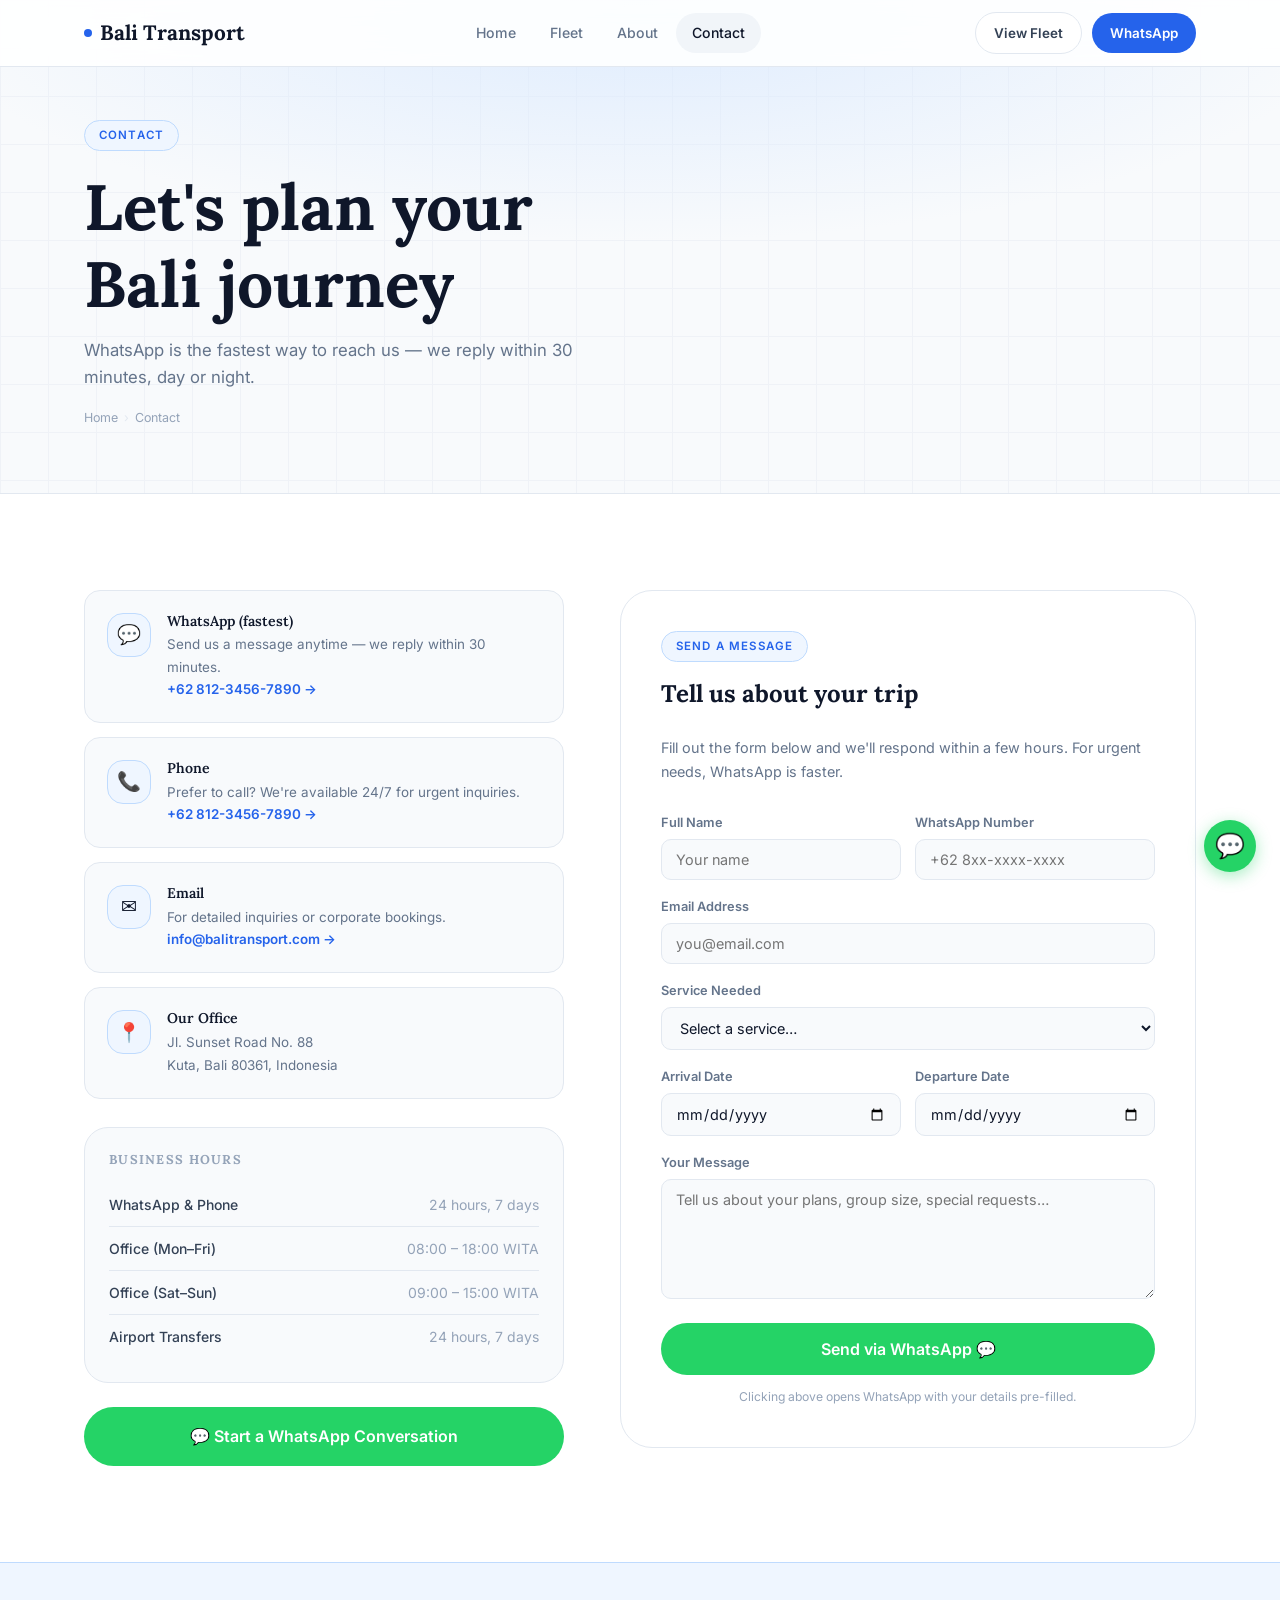
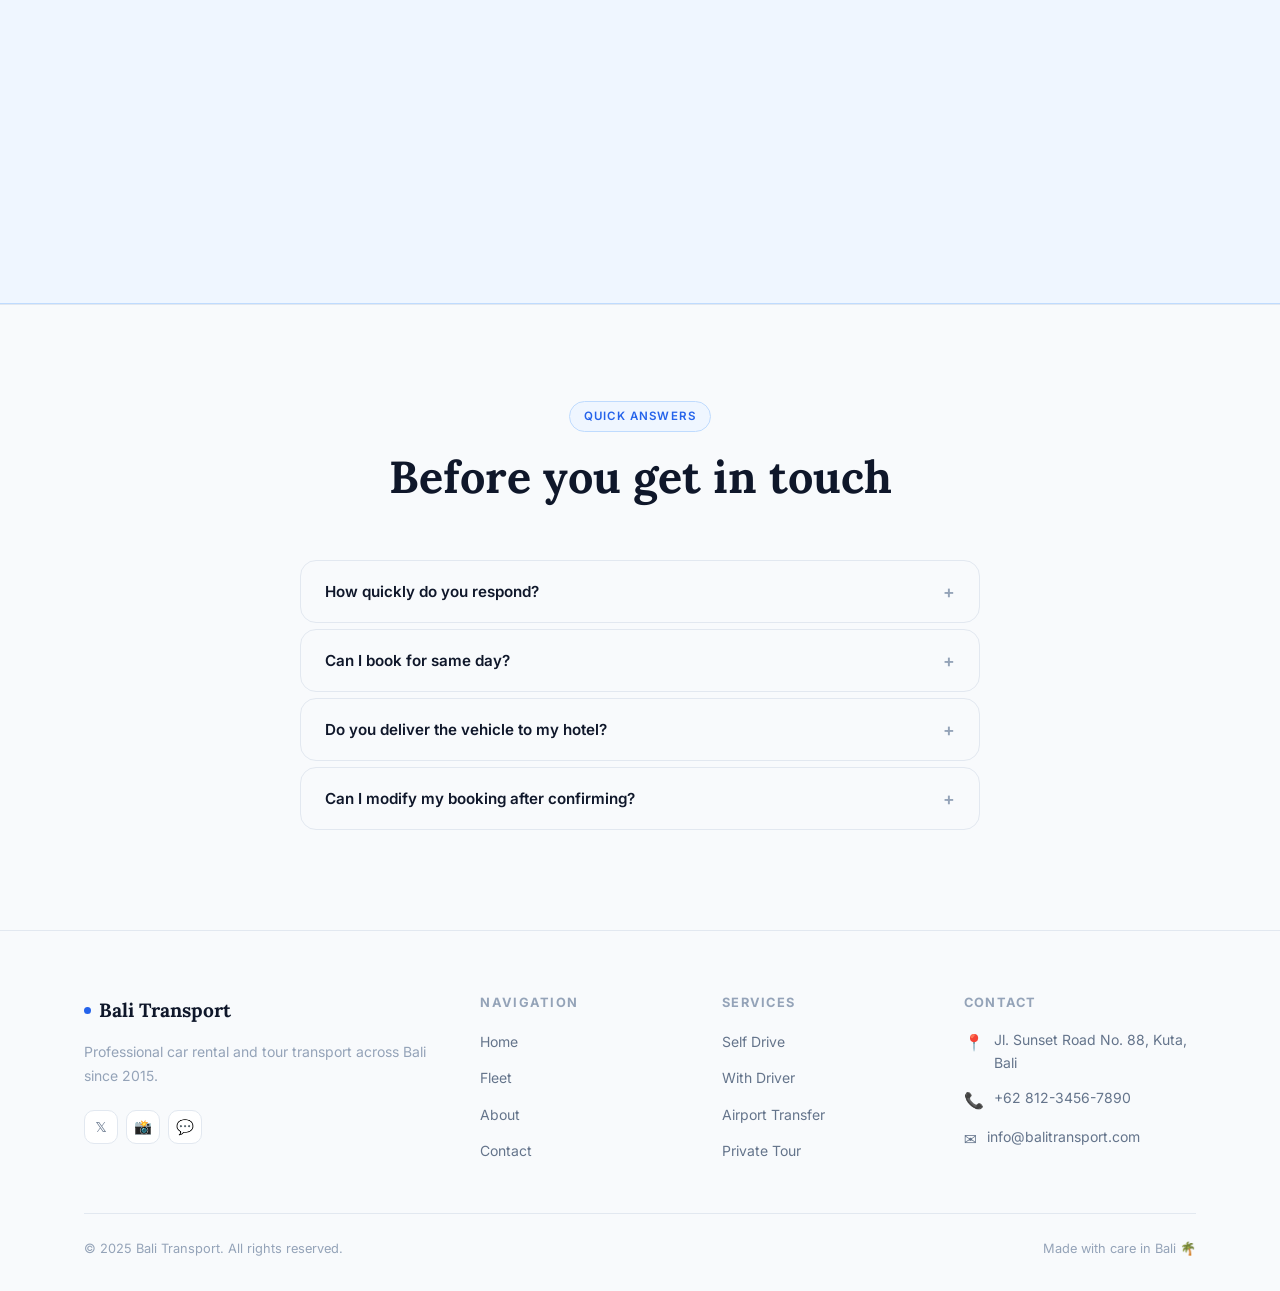
<file: contact.html>
<!DOCTYPE html>
<html lang="en">
<head>
  <meta charset="UTF-8">
  <meta name="viewport" content="width=device-width, initial-scale=1.0">
  <title>Contact — Bali Car Rental & Tour Transport</title>
  <meta name="description" content="Get in touch with Bali Transport. WhatsApp, email, or contact form — we reply within 30 minutes.">
  <link rel="preconnect" href="https://fonts.googleapis.com">
  <link href="https://fonts.googleapis.com/css2?family=Lora:ital,wght@0,600;0,700;1,600;1,700&family=Inter:wght@400;500;600;700&display=swap" rel="stylesheet">
  <link rel="stylesheet" href="assets/css/style.css">
  <style>
    .contact-form-wrap .fg input,
    .contact-form-wrap .fg select,
    .contact-form-wrap .fg textarea { background: var(--surface-2); }
    .hours-row { display:flex; justify-content:space-between; padding:10px 0; border-bottom:1px solid var(--border); font-size:.875rem; }
    .hours-row:last-child { border:none; }
    .hours-row span:first-child { color:var(--ink-2); font-weight:500; }
    .hours-row span:last-child  { color:var(--ink-4); }
  </style>
</head>
<body>

<nav class="navbar">
  <div class="wrap nav-inner">
    <a href="index.html" class="nav-logo"><span class="nav-logo-dot"></span>Bali Transport</a>
    <div class="nav-links">
      <a href="index.html">Home</a><a href="fleet.html">Fleet</a>
      <a href="about.html">About</a><a href="contact.html" class="active">Contact</a>
    </div>
    <div class="nav-actions">
      <a href="fleet.html" class="btn btn-outline btn-sm">View Fleet</a>
      <a href="https://wa.me/628115490273" target="_blank" class="btn btn-primary btn-sm">WhatsApp</a>
    </div>
    <button class="ham" aria-label="Menu"><span></span><span></span><span></span></button>
  </div>
  <div class="nav-mobile">
    <a href="index.html">Home</a><a href="fleet.html">Fleet</a>
    <a href="about.html">About</a><a href="contact.html">Contact</a>
    <a href="fleet.html" class="btn btn-primary btn-sm mt-8">View Fleet</a>
  </div>
</nav>

<div class="page-hero">
  <div class="wrap">
    <span class="tag">Contact</span>
    <h1>Let's plan your<br>Bali journey</h1>
    <p>WhatsApp is the fastest way to reach us — we reply within 30 minutes, day or night.</p>
    <div class="breadcrumb"><a href="index.html">Home</a><sep>›</sep><span>Contact</span></div>
  </div>
</div>

<!-- CONTACT SPLIT -->
<section class="section">
  <div class="wrap">
    <div class="contact-split">
      <!-- LEFT: info -->
      <div>
        <div class="info-card">
          <div class="info-icon">💬</div>
          <div>
            <h4>WhatsApp (fastest)</h4>
            <p>Send us a message anytime — we reply within 30 minutes.<br>
            <a href="https://wa.me/628115490273" target="_blank" style="color:var(--primary);font-weight:600;">+62 812-3456-7890 →</a></p>
          </div>
        </div>
        <div class="info-card">
          <div class="info-icon">📞</div>
          <div>
            <h4>Phone</h4>
            <p>Prefer to call? We're available 24/7 for urgent inquiries.<br>
            <a href="tel:+6281234567890" style="color:var(--primary);font-weight:600;">+62 812-3456-7890 →</a></p>
          </div>
        </div>
        <div class="info-card">
          <div class="info-icon">✉️</div>
          <div>
            <h4>Email</h4>
            <p>For detailed inquiries or corporate bookings.<br>
            <a href="mailto:info@balitransport.com" style="color:var(--primary);font-weight:600;">info@balitransport.com →</a></p>
          </div>
        </div>
        <div class="info-card">
          <div class="info-icon">📍</div>
          <div>
            <h4>Our Office</h4>
            <p>Jl. Sunset Road No. 88<br>Kuta, Bali 80361, Indonesia</p>
          </div>
        </div>

        <!-- Business Hours -->
        <div style="margin-top:28px; background:var(--surface-2); border:1px solid var(--border); border-radius:var(--r-lg); padding:24px;">
          <h4 style="font-size:.8rem; font-weight:700; letter-spacing:.1em; text-transform:uppercase; color:var(--ink-4); margin-bottom:16px;">Business Hours</h4>
          <div class="hours-row"><span>WhatsApp &amp; Phone</span><span>24 hours, 7 days</span></div>
          <div class="hours-row"><span>Office (Mon–Fri)</span><span>08:00 – 18:00 WITA</span></div>
          <div class="hours-row"><span>Office (Sat–Sun)</span><span>09:00 – 15:00 WITA</span></div>
          <div class="hours-row"><span>Airport Transfers</span><span>24 hours, 7 days</span></div>
        </div>

        <!-- WhatsApp CTA -->
        <a href="https://wa.me/628115490273?text=Hello%2C%20I%27d%20like%20to%20inquire%20about%20car%20rental%20in%20Bali." target="_blank" class="btn btn-wa btn-lg mt-24" style="width:100%;justify-content:center;">
          💬 Start a WhatsApp Conversation
        </a>
      </div>

      <!-- RIGHT: form -->
      <div class="contact-form-wrap">
        <span class="tag">Send a message</span>
        <h2>Tell us about your trip</h2>
        <p style="margin-bottom:28px; font-size:.9rem;">Fill out the form below and we'll respond within a few hours. For urgent needs, WhatsApp is faster.</p>
        <form id="contact-form" novalidate>
          <div class="form-row">
            <div class="fg"><label for="c-name">Full Name</label><input type="text" id="c-name" placeholder="Your name" required></div>
            <div class="fg"><label for="c-phone">WhatsApp Number</label><input type="tel" id="c-phone" placeholder="+62 8xx-xxxx-xxxx" required></div>
          </div>
          <div class="fg"><label for="c-email">Email Address</label><input type="email" id="c-email" placeholder="you@email.com"></div>
          <div class="fg">
            <label for="c-service">Service Needed</label>
            <select id="c-service">
              <option value="">Select a service…</option>
              <option>Self Drive Rental</option>
              <option>Car With Driver</option>
              <option>Airport Transfer</option>
              <option>Private Tour</option>
              <option>Multi-day Rental</option>
              <option>Corporate Transport</option>
            </select>
          </div>
          <div class="form-row">
            <div class="fg"><label for="c-arrive">Arrival Date</label><input type="date" id="c-arrive"></div>
            <div class="fg"><label for="c-depart">Departure Date</label><input type="date" id="c-depart"></div>
          </div>
          <div class="fg"><label for="c-msg">Your Message</label><textarea id="c-msg" placeholder="Tell us about your plans, group size, special requests…" style="min-height:120px;"></textarea></div>
          <button type="button" class="btn btn-wa btn-lg" style="width:100%;justify-content:center;" onclick="sendContactWA()">
            Send via WhatsApp 💬
          </button>
          <p style="font-size:.76rem;color:var(--ink-4);text-align:center;margin-top:12px;">Clicking above opens WhatsApp with your details pre-filled.</p>
        </form>
      </div>
    </div>
  </div>
</section>

<!-- MAP PLACEHOLDER -->
<div style="background:var(--blue-50); border-top:1px solid var(--blue-200); border-bottom:1px solid var(--blue-200); padding:0;">
  <iframe
    src="https://www.google.com/maps/embed?pb=!1m18!1m12!1m3!1d3944.3!2d115.168!3d-8.721!2m3!1f0!2f0!3f0!3m2!1i1024!2i768!4f13.1!3m3!1m2!1s0x0%3A0x0!2zOMKwNDMnMTUuNiJTIDExNcKwMTAnMDQuOCJF!5e0!3m2!1sen!2sid!4v1234567890"
    width="100%" height="340" style="display:block; border:none; filter:grayscale(.2);"
    loading="lazy" allowfullscreen referrerpolicy="no-referrer-when-downgrade"
    title="Bali Transport office location">
  </iframe>
</div>

<!-- FAQ -->
<section class="section" style="background:var(--surface-2); border-top:1px solid var(--border);">
  <div class="wrap">
    <div class="sh center">
      <span class="tag">Quick answers</span>
      <h2>Before you get in touch</h2>
    </div>
    <div class="faq-list">
      <div class="faq-wrap">
        <button class="faq-q">How quickly do you respond? <span class="ico">+</span></button>
        <div class="faq-a">Via WhatsApp: within 30 minutes, 24/7. Via email: within 4 business hours. We strongly recommend WhatsApp for fast replies.</div>
      </div>
      <div class="faq-wrap">
        <button class="faq-q">Can I book for same day? <span class="ico">+</span></button>
        <div class="faq-a">Yes, depending on vehicle availability. Contact us via WhatsApp for the fastest confirmation on short-notice bookings.</div>
      </div>
      <div class="faq-wrap">
        <button class="faq-q">Do you deliver the vehicle to my hotel? <span class="ico">+</span></button>
        <div class="faq-a">Yes — we can deliver and collect the vehicle from your hotel or villa anywhere in Bali. Just mention the address in your inquiry.</div>
      </div>
      <div class="faq-wrap">
        <button class="faq-q">Can I modify my booking after confirming? <span class="ico">+</span></button>
        <div class="faq-a">Yes, modifications are possible subject to availability. Contact us at least 12 hours before your pickup time via WhatsApp.</div>
      </div>
    </div>
  </div>
</section>

<footer class="footer">
  <div class="wrap">
    <div class="footer-inner">
      <div class="footer-brand">
        <div class="footer-logo"><span class="footer-logo-dot"></span>Bali Transport</div>
        <p>Professional car rental and tour transport across Bali since 2015.</p>
        <div class="footer-social"><a href="#" class="soc-btn">𝕏</a><a href="#" class="soc-btn">📸</a><a href="https://wa.me/628115490273" class="soc-btn" target="_blank">💬</a></div>
      </div>
      <div class="footer-col"><h5>Navigation</h5><ul><li><a href="index.html">Home</a></li><li><a href="fleet.html">Fleet</a></li><li><a href="about.html">About</a></li><li><a href="contact.html">Contact</a></li></ul></div>
      <div class="footer-col"><h5>Services</h5><ul><li><a href="fleet.html">Self Drive</a></li><li><a href="fleet.html">With Driver</a></li><li><a href="contact.html">Airport Transfer</a></li><li><a href="contact.html">Private Tour</a></li></ul></div>
      <div class="footer-col"><h5>Contact</h5>
        <div class="fc-item"><span class="icon">📍</span><span>Jl. Sunset Road No. 88, Kuta, Bali</span></div>
        <div class="fc-item"><span class="icon">📞</span><a href="tel:+6281234567890">+62 812-3456-7890</a></div>
        <div class="fc-item"><span class="icon">✉️</span><a href="mailto:info@balitransport.com">info@balitransport.com</a></div>
      </div>
    </div>
    <div class="footer-bottom"><span>© 2025 Bali Transport. All rights reserved.</span><span>Made with care in Bali 🌴</span></div>
  </div>
</footer>

<a href="https://wa.me/628115490273" target="_blank" class="wa-float">💬</a>

<script src="assets/js/main.js"></script>
<script>
function sendContactWA() {
  const name    = document.getElementById('c-name')?.value || '';
  const phone   = document.getElementById('c-phone')?.value || '';
  const service = document.getElementById('c-service')?.value || 'Not specified';
  const arrive  = document.getElementById('c-arrive')?.value || '';
  const depart  = document.getElementById('c-depart')?.value || '';
  const msg     = document.getElementById('c-msg')?.value || '';
  const text = `Hello, I have an inquiry \n\n*Name:* ${name}\n*Phone:* ${phone}\n*Service:* ${service}\n*Arrival:* ${arrive || '—'}\n*Departure:* ${depart || '—'}\n*Message:* ${msg || '—'}\n\nThank you!`;
  window.open('https://wa.me/628115490273?text=' + encodeURIComponent(text), '_blank');
}
</script>
</body>
</html>
</file>
<file: assets/css/style.css>
/* ============================================
   BALI TRANSPORT — STYLE SYSTEM
   Inspired by Marwa Travel editorial aesthetic
   Light mode · Blue accent
   ============================================ */

/* ===== RESET ===== */
*, *::before, *::after { box-sizing: border-box; margin: 0; padding: 0; }

/* ===== TOKENS ===== */
:root {
  /* Blue accent palette */
  --blue-50:  #eff6ff;
  --blue-100: #dbeafe;
  --blue-200: #bfdbfe;
  --blue-500: #3b82f6;
  --blue-600: #2563eb;
  --blue-700: #1d4ed8;
  --blue-900: #1e3a8a;

  --primary:   #2563eb;
  --primary-dk:#1d4ed8;
  --primary-lt:#eff6ff;

  /* Neutrals */
  --ink:       #0f172a;
  --ink-2:     #334155;
  --ink-3:     #64748b;
  --ink-4:     #94a3b8;
  --border:    #e2e8f0;
  --surface:   #ffffff;
  --surface-2: #f8fafc;
  --surface-3: #f1f5f9;

  /* Typography */
  --font-serif: 'Lora', Georgia, serif;
  --font-sans:  'Inter', system-ui, sans-serif;

  /* Spacing / radius */
  --r-sm: 10px;
  --r-md: 16px;
  --r-lg: 24px;
  --r-xl: 32px;
  --r-pill: 999px;

  /* Shadows */
  --sh-xs: 0 1px 3px rgba(0,0,0,.06), 0 1px 2px rgba(0,0,0,.04);
  --sh-sm: 0 2px 8px rgba(0,0,0,.07);
  --sh-md: 0 6px 24px rgba(0,0,0,.08);
  --sh-lg: 0 16px 48px rgba(0,0,0,.10);

  --ease: cubic-bezier(.4,0,.2,1);
  --dur: 220ms;

  --mw: 1160px;
}

/* ===== BASE ===== */
html { scroll-behavior: smooth; font-size: 16px; }
body {
  font-family: var(--font-sans);
  background: var(--surface);
  color: var(--ink);
  line-height: 1.65;
  -webkit-font-smoothing: antialiased;
}
img { display: block; max-width: 100%; }
a { color: inherit; text-decoration: none; }
button { font-family: inherit; cursor: pointer; border: none; background: none; }
ul { list-style: none; }
input, select, textarea { font-family: inherit; }

/* ===== TYPOGRAPHY ===== */
h1,h2,h3,h4,h5 { font-family: var(--font-serif); line-height: 1.2; color: var(--ink); }
h1 { font-size: clamp(2.4rem, 5.5vw, 4rem); font-weight: 700; }
h2 { font-size: clamp(1.8rem, 4vw, 2.8rem); font-weight: 700; }
h3 { font-size: clamp(1.15rem, 2.5vw, 1.5rem); font-weight: 600; }
h4 { font-size: 1rem; font-weight: 600; }
p  { color: var(--ink-3); }

/* ===== LAYOUT ===== */
.wrap      { max-width: var(--mw); margin: 0 auto; padding: 0 24px; }
.section   { padding: 96px 0; }
.section-md{ padding: 72px 0; }
.section-sm{ padding: 48px 0; }

/* ===== TAG / LABEL ===== */
.tag {
  display: inline-flex; align-items: center; gap: 6px;
  font-family: var(--font-sans);
  font-size: .72rem; font-weight: 600;
  letter-spacing: .1em; text-transform: uppercase;
  color: var(--primary);
  background: var(--blue-50);
  border: 1px solid var(--blue-200);
  border-radius: var(--r-pill);
  padding: 5px 14px;
  margin-bottom: 18px;
}

/* ===== SECTION HEADER ===== */
.sh { max-width: 640px; margin-bottom: 56px; }
.sh.center { text-align: center; margin-left: auto; margin-right: auto; }
.sh h2 { margin-bottom: 14px; }
.sh p  { font-size: 1.05rem; }

/* ===== BUTTONS ===== */
.btn {
  display: inline-flex; align-items: center; gap: 8px;
  padding: 13px 26px;
  border-radius: var(--r-pill);
  font-size: .9rem; font-weight: 600;
  transition: all var(--dur) var(--ease);
  white-space: nowrap; cursor: pointer;
}
.btn-primary   { background: var(--primary); color: #fff; }
.btn-primary:hover { background: var(--primary-dk); transform: translateY(-1px); box-shadow: 0 4px 16px rgba(37,99,235,.35); }
.btn-outline   { border: 1.5px solid var(--border); color: var(--ink-2); background: #fff; }
.btn-outline:hover { border-color: var(--primary); color: var(--primary); }
.btn-ghost     { color: var(--primary); background: var(--blue-50); }
.btn-ghost:hover { background: var(--blue-100); }
.btn-sm        { padding: 9px 18px; font-size: .84rem; }
.btn-lg        { padding: 16px 34px; font-size: 1rem; }
.btn-wa        { background: #25D366; color: #fff; }
.btn-wa:hover  { background: #128C7E; transform: translateY(-1px); }

/* ===== NAVBAR ===== */
.navbar {
  position: fixed; top: 0; left: 0; right: 0; z-index: 900;
  background: rgba(255,255,255,.9);
  backdrop-filter: blur(16px) saturate(180%);
  border-bottom: 1px solid var(--border);
  transition: box-shadow var(--dur);
}
.navbar.scrolled { box-shadow: var(--sh-sm); }
.nav-inner {
  display: flex; align-items: center; justify-content: space-between;
  height: 66px;
}
.nav-logo {
  font-family: var(--font-serif);
  font-size: 1.3rem; font-weight: 700;
  color: var(--ink);
  display: flex; align-items: center; gap: 8px;
}
.nav-logo-dot { width: 8px; height: 8px; border-radius: 50%; background: var(--primary); }
.nav-links { display: flex; align-items: center; gap: 2px; }
.nav-links a {
  padding: 8px 16px; border-radius: var(--r-pill);
  font-size: .88rem; font-weight: 500; color: var(--ink-3);
  transition: all var(--dur);
}
.nav-links a:hover, .nav-links a.active { color: var(--ink); background: var(--surface-3); }
.nav-actions { display: flex; align-items: center; gap: 10px; }
/* mobile hamburger */
.ham { display: none; flex-direction: column; gap: 5px; padding: 8px; border-radius: var(--r-sm); }
.ham span { display: block; width: 20px; height: 1.5px; background: var(--ink); border-radius: 2px; transition: var(--dur); }
.nav-mobile {
  display: none; flex-direction: column;
  background: var(--surface);
  border-top: 1px solid var(--border);
  padding: 12px 16px 20px;
}
.nav-mobile.open { display: flex; }
.nav-mobile a { padding: 12px 12px; font-weight: 500; color: var(--ink-2); border-radius: var(--r-sm); }
.nav-mobile a:hover { background: var(--surface-3); }

@media(max-width:768px){
  .nav-links, .nav-actions { display: none; }
  .ham { display: flex; }
}

/* ===== HERO ===== */
.hero {
  min-height: 100svh;
  padding-top: 66px;
  display: flex; align-items: center;
  background: var(--surface-2);
  position: relative; overflow: hidden;
}
/* subtle grid bg */
.hero::before {
  content:'';
  position: absolute; inset: 0; z-index: 0;
  background-image:
    linear-gradient(var(--border) 1px, transparent 1px),
    linear-gradient(90deg, var(--border) 1px, transparent 1px);
  background-size: 48px 48px;
  opacity: .5;
}
.hero::after {
  content:'';
  position: absolute; inset: 0; z-index: 1;
  background: radial-gradient(ellipse 70% 60% at 50% 0%, rgba(219,234,254,.8) 0%, transparent 70%);
}
.hero-inner {
  position: relative; z-index: 2;
  width: 100%; padding: 80px 0 64px;
}
.hero-eyebrow {
  display: flex; align-items: center; gap: 8px;
  font-size: .8rem; font-weight: 600; letter-spacing: .1em; text-transform: uppercase;
  color: var(--primary); margin-bottom: 24px;
}
.hero-eyebrow::before { content:''; width: 32px; height: 1.5px; background: var(--primary); border-radius: 2px; }
.hero h1 { max-width: 720px; margin-bottom: 22px; }
.hero h1 em { font-style: italic; color: var(--primary); }
.hero-sub { font-size: 1.1rem; max-width: 520px; margin-bottom: 40px; color: var(--ink-3); }
.hero-btns { display: flex; flex-wrap: wrap; gap: 12px; margin-bottom: 64px; }
.hero-stats { display: flex; gap: 48px; flex-wrap: wrap; }
.stat-num  { font-family: var(--font-serif); font-size: 2rem; font-weight: 700; color: var(--ink); line-height: 1; }
.stat-lbl  { font-size: .8rem; color: var(--ink-4); margin-top: 4px; }
.hero-divider { width: 1px; background: var(--border); align-self: stretch; }

/* ===== MARQUEE BAND ===== */
.band {
  background: var(--ink);
  padding: 16px 0; overflow: hidden;
}
.band-track {
  display: flex; gap: 0;
  white-space: nowrap;
  animation: marquee 30s linear infinite;
}
.band-item {
  display: flex; align-items: center; gap: 12px;
  padding: 0 40px;
  font-size: .82rem; font-weight: 500; color: rgba(255,255,255,.6);
  letter-spacing: .05em; text-transform: uppercase; flex-shrink: 0;
}
.band-dot { width: 4px; height: 4px; background: var(--primary); border-radius: 50%; }
@keyframes marquee { 0%{transform:translateX(0)} 100%{transform:translateX(-50%)} }

/* ===== SERVICES ===== */
.services-grid {
  display: grid;
  grid-template-columns: repeat(3, 1fr);
  gap: 1px;
  background: var(--border);
  border: 1px solid var(--border);
  border-radius: var(--r-lg);
  overflow: hidden;
}
.svc-card {
  background: var(--surface);
  padding: 36px 32px;
  transition: background var(--dur);
}
.svc-card:hover { background: var(--blue-50); }
.svc-icon { font-size: 1.6rem; margin-bottom: 18px; }
.svc-card h3 { font-size: 1.05rem; margin-bottom: 10px; }
.svc-card p  { font-size: .875rem; color: var(--ink-3); line-height: 1.65; }

/* ===== FLEET CARDS ===== */
.fleet-grid {
  display: grid;
  grid-template-columns: repeat(auto-fill, minmax(320px, 1fr));
  gap: 24px;
}
.car-card {
  border: 1px solid var(--border);
  border-radius: var(--r-lg);
  overflow: hidden;
  background: var(--surface);
  transition: box-shadow var(--dur), transform var(--dur);
  display: flex; flex-direction: column;
}
.car-card:hover { box-shadow: var(--sh-md); transform: translateY(-3px); }
.car-img {
  position: relative;
  aspect-ratio: 16/10;
  overflow: hidden; background: var(--blue-50);
}
.car-img img { width:100%; height:100%; object-fit:cover; transition: transform .4s var(--ease); }
.car-card:hover .car-img img { transform: scale(1.04); }
.car-chip {
  position: absolute; top: 14px; left: 14px;
  font-size: .7rem; font-weight: 700; letter-spacing: .08em; text-transform: uppercase;
  color: var(--primary); background: rgba(255,255,255,.92);
  backdrop-filter: blur(4px);
  padding: 5px 12px; border-radius: var(--r-pill);
  border: 1px solid var(--blue-200);
}
.car-body { padding: 22px 22px 16px; flex: 1; display: flex; flex-direction: column; }
.car-name { font-size: 1.1rem; margin-bottom: 12px; }
.car-pills { display: flex; flex-wrap: wrap; gap: 6px; margin-bottom: 14px; }
.car-pill {
  font-size: .75rem; color: var(--ink-3);
  background: var(--surface-3); border-radius: var(--r-pill);
  padding: 4px 10px;
}
.car-desc { font-size: .84rem; color: var(--ink-4); line-height: 1.6; flex: 1; }
.car-footer {
  display: flex; align-items: center; justify-content: space-between;
  padding: 16px 22px;
  border-top: 1px solid var(--border);
}
.car-price-val { font-family: var(--font-serif); font-size: 1.3rem; font-weight: 700; color: var(--primary); }
.car-price-sub { font-size: .74rem; color: var(--ink-4); margin-top: 2px; }

/* ===== FILTERS ===== */
.filters { display: flex; flex-wrap: wrap; gap: 8px; margin-bottom: 36px; }
.f-btn {
  padding: 8px 20px; border-radius: var(--r-pill);
  font-size: .84rem; font-weight: 500;
  border: 1.5px solid var(--border);
  color: var(--ink-3); background: var(--surface);
  transition: all var(--dur);
}
.f-btn:hover,.f-btn.active { border-color: var(--primary); color: var(--primary); background: var(--blue-50); }
.f-select {
  padding: 8px 18px; border-radius: var(--r-pill);
  font-size: .84rem; border: 1.5px solid var(--border);
  background: var(--surface); color: var(--ink-2);
  outline: none; cursor: pointer;
  transition: border-color var(--dur);
}
.f-select:focus { border-color: var(--primary); }

/* ===== WHY US ===== */
.why-grid {
  display: grid; grid-template-columns: repeat(auto-fit, minmax(200px, 1fr)); gap: 2px;
  background: var(--border); border: 1px solid var(--border); border-radius: var(--r-lg); overflow: hidden;
}
.why-cell {
  background: var(--surface); padding: 36px 28px;
  transition: background var(--dur);
}
.why-cell:hover { background: var(--blue-50); }
.why-num {
  font-family: var(--font-serif); font-size: 2.4rem; font-weight: 700;
  color: var(--primary); line-height: 1; margin-bottom: 10px;
}
.why-cell h4 { margin-bottom: 8px; }
.why-cell p  { font-size: .85rem; color: var(--ink-3); line-height: 1.65; }

/* ===== PROCESS ===== */
.steps { display: grid; grid-template-columns: repeat(auto-fit, minmax(200px, 1fr)); gap: 32px; }
.step { position: relative; }
.step-n {
  width: 44px; height: 44px; border-radius: 50%;
  background: var(--blue-50); border: 1.5px solid var(--blue-200);
  color: var(--primary); font-weight: 700; font-size: .9rem;
  display: flex; align-items: center; justify-content: center;
  margin-bottom: 18px;
}
.step h4 { margin-bottom: 8px; }
.step p   { font-size: .875rem; color: var(--ink-3); }

/* ===== TESTIMONIALS ===== */
.testi-grid { display: grid; grid-template-columns: repeat(auto-fit, minmax(280px, 1fr)); gap: 20px; }
.testi-card {
  background: var(--surface-2);
  border: 1px solid var(--border);
  border-radius: var(--r-lg);
  padding: 30px;
}
.testi-stars { color: var(--primary); font-size: .9rem; letter-spacing: 3px; margin-bottom: 16px; }
.testi-card blockquote { font-size: .92rem; color: var(--ink-2); line-height: 1.75; margin-bottom: 22px; font-style: italic; }
.testi-user { display: flex; align-items: center; gap: 12px; }
.testi-av {
  width: 40px; height: 40px; border-radius: 50%;
  background: linear-gradient(135deg, var(--primary), #60a5fa);
  color: #fff; font-weight: 700; font-size: .88rem;
  display: flex; align-items: center; justify-content: center;
}
.testi-user strong { font-size: .88rem; display: block; color: var(--ink); }
.testi-user span   { font-size: .76rem; color: var(--ink-4); }

/* ===== FAQ ===== */
.faq-list { max-width: 680px; margin: 0 auto; display: flex; flex-direction: column; gap: 2px; }
.faq-wrap {
  background: var(--surface-2);
  border: 1px solid var(--border);
  border-radius: var(--r-md); overflow: hidden; margin-bottom: 4px;
}
.faq-q {
  width: 100%; display: flex; justify-content: space-between; align-items: center;
  padding: 20px 24px; text-align: left;
  font-size: .95rem; font-weight: 600; color: var(--ink);
  transition: background var(--dur);
}
.faq-q:hover { background: var(--blue-50); }
.faq-q .ico { color: var(--ink-4); font-size: 1.1rem; transition: transform var(--dur); flex-shrink: 0; margin-left: 12px; }
.faq-wrap.open .faq-q .ico { transform: rotate(45deg); color: var(--primary); }
.faq-a { display: none; padding: 0 24px 20px; font-size: .88rem; color: var(--ink-3); line-height: 1.75; }
.faq-wrap.open .faq-a { display: block; }

/* ===== CTA BAND ===== */
.cta-block {
  background: var(--ink);
  border-radius: var(--r-xl);
  padding: 64px 56px;
  display: flex; align-items: center; justify-content: space-between; flex-wrap: wrap; gap: 32px;
  position: relative; overflow: hidden;
}
.cta-block::before {
  content: '';
  position: absolute; right: -120px; top: -120px;
  width: 400px; height: 400px;
  background: radial-gradient(circle, rgba(37,99,235,.25) 0%, transparent 70%);
  pointer-events: none;
}
.cta-block h2 { color: #fff; font-size: clamp(1.6rem, 3vw, 2.2rem); max-width: 480px; }
.cta-block p  { color: rgba(255,255,255,.55); margin-top: 10px; max-width: 400px; }
.cta-btns     { display: flex; flex-wrap: wrap; gap: 12px; flex-shrink: 0; }

/* ===== FOOTER ===== */
.footer { background: var(--surface-2); border-top: 1px solid var(--border); padding: 64px 0 32px; }
.footer-inner {
  display: grid; grid-template-columns: 1.8fr 1fr 1fr 1.2fr; gap: 48px;
  margin-bottom: 48px;
}
.footer-logo { font-family: var(--font-serif); font-size: 1.2rem; font-weight: 700; color: var(--ink); display: flex; align-items: center; gap: 8px; margin-bottom: 14px; }
.footer-logo-dot { width: 7px; height: 7px; border-radius: 50%; background: var(--primary); }
.footer-brand p { font-size: .875rem; color: var(--ink-4); line-height: 1.7; margin-bottom: 22px; }
.footer-social { display: flex; gap: 8px; }
.soc-btn {
  width: 34px; height: 34px; border-radius: var(--r-sm);
  background: var(--surface); border: 1px solid var(--border);
  display: flex; align-items: center; justify-content: center;
  font-size: .9rem; color: var(--ink-3); transition: all var(--dur);
}
.soc-btn:hover { border-color: var(--primary); color: var(--primary); background: var(--blue-50); }
.footer-col h5 { font-family: var(--font-sans); font-size: .8rem; font-weight: 700; letter-spacing: .1em; text-transform: uppercase; color: var(--ink-4); margin-bottom: 18px; }
.footer-col ul { display: flex; flex-direction: column; gap: 10px; }
.footer-col ul a { font-size: .875rem; color: var(--ink-3); transition: color var(--dur); }
.footer-col ul a:hover { color: var(--primary); }
.fc-item { display: flex; align-items: flex-start; gap: 10px; font-size: .875rem; color: var(--ink-3); margin-bottom: 12px; }
.fc-item .icon { flex-shrink: 0; margin-top: 1px; font-size: 1rem; }
.footer-bottom { border-top: 1px solid var(--border); padding-top: 24px; display: flex; justify-content: space-between; align-items: center; flex-wrap: wrap; gap: 12px; font-size: .8rem; color: var(--ink-4); }

/* ===== WA FLOAT ===== */
.wa-float {
  position: fixed; bottom: 28px; right: 24px; z-index: 800;
  width: 52px; height: 52px; border-radius: 50%;
  background: #25D366; color: #fff; font-size: 1.5rem;
  display: flex; align-items: center; justify-content: center;
  box-shadow: 0 4px 16px rgba(37,211,102,.4);
  transition: transform var(--dur), box-shadow var(--dur);
}
.wa-float:hover { transform: scale(1.08); box-shadow: 0 6px 24px rgba(37,211,102,.5); }

/* ===== MODAL ===== */
.overlay {
  position: fixed; inset: 0; z-index: 1000;
  background: rgba(15,23,42,.5);
  backdrop-filter: blur(6px);
  display: flex; align-items: center; justify-content: center;
  padding: 16px;
  opacity: 0; pointer-events: none;
  transition: opacity .25s var(--ease);
}
.overlay.open { opacity: 1; pointer-events: all; }
.modal {
  background: var(--surface);
  border-radius: var(--r-xl);
  width: 100%; max-width: 560px;
  max-height: 92vh; overflow-y: auto;
  transform: translateY(16px);
  transition: transform .25s var(--ease);
  box-shadow: var(--sh-lg);
}
.overlay.open .modal { transform: translateY(0); }

.modal-hd {
  display: flex; align-items: center; justify-content: space-between;
  padding: 28px 28px 0;
}
.modal-hd h3 { font-size: 1.15rem; }
.modal-x {
  width: 34px; height: 34px; border-radius: var(--r-pill);
  background: var(--surface-3); display: flex; align-items: center; justify-content: center;
  font-size: 1rem; color: var(--ink-3); transition: background var(--dur);
}
.modal-x:hover { background: var(--border); }
.modal-car {
  display: flex; align-items: center; gap: 14px;
  margin: 20px 28px;
  background: var(--surface-2); border: 1px solid var(--border);
  border-radius: var(--r-md); padding: 14px;
}
.modal-car img { width: 80px; height: 54px; object-fit: cover; border-radius: var(--r-sm); }
.modal-car h4  { font-size: .92rem; margin-bottom: 3px; }
.modal-car span{ font-size: .78rem; color: var(--ink-4); }
.modal-body    { padding: 0 28px; }
.form-row { display: grid; grid-template-columns: 1fr 1fr; gap: 14px; }
.fg { margin-bottom: 16px; }
.fg label { display: block; font-size: .8rem; font-weight: 600; color: var(--ink-3); margin-bottom: 6px; }
.fg input, .fg select, .fg textarea {
  width: 100%; padding: 11px 14px;
  border: 1.5px solid var(--border); border-radius: var(--r-sm);
  font-size: .9rem; color: var(--ink);
  background: var(--surface); outline: none;
  transition: border-color var(--dur);
}
.fg input:focus,.fg select:focus,.fg textarea:focus { border-color: var(--primary); }
.fg textarea { resize: vertical; min-height: 72px; }
.price-box {
  background: var(--blue-50); border: 1px solid var(--blue-200);
  border-radius: var(--r-lg); padding: 22px; margin-bottom: 20px;
}
.price-box-hd { font-size: .78rem; font-weight: 700; letter-spacing: .1em; text-transform: uppercase; color: var(--primary); margin-bottom: 14px; }
.price-rows { display: flex; flex-direction: column; gap: 8px; margin-bottom: 12px; }
.price-row { display: flex; justify-content: space-between; font-size: .88rem; color: var(--ink-3); }
.price-hr { border: none; border-top: 1px solid var(--blue-200); margin: 4px 0; }
.price-total { display: flex; justify-content: space-between; font-size: 1rem; font-weight: 700; color: var(--ink); }
.price-total span:last-child { color: var(--primary); }
.price-note { font-size: .73rem; color: var(--ink-4); margin-top: 10px; }
.modal-ft { padding: 16px 28px 28px; display: flex; gap: 10px; }
.modal-ft .btn { flex: 1; justify-content: center; }

/* ===== ABOUT PAGE ===== */
.about-split { display: grid; grid-template-columns: 1fr 1fr; gap: 72px; align-items: center; }
.about-img { border-radius: var(--r-xl); overflow: hidden; aspect-ratio: 4/3; background: var(--blue-50); }
.about-img img { width:100%; height:100%; object-fit: cover; }
.about-vals { display: grid; grid-template-columns: 1fr 1fr; gap: 20px; margin-top: 32px; }
.val-item { display: flex; gap: 12px; }
.val-item .icon { font-size: 1.2rem; flex-shrink: 0; margin-top: 2px; }
.val-item h4 { font-size: .9rem; margin-bottom: 4px; }
.val-item p  { font-size: .82rem; color: var(--ink-4); margin: 0; }
.team-grid { display: grid; grid-template-columns: repeat(auto-fit, minmax(200px, 1fr)); gap: 20px; }
.team-card {
  background: var(--surface-2); border: 1px solid var(--border);
  border-radius: var(--r-lg); padding: 32px 24px; text-align: center;
}
.team-av {
  width: 64px; height: 64px; border-radius: 50%; margin: 0 auto 14px;
  background: linear-gradient(135deg, var(--primary), #60a5fa);
  color: #fff; font-size: 1.4rem;
  display: flex; align-items: center; justify-content: center;
}
.team-card h3 { font-size: .95rem; margin-bottom: 4px; }
.team-card span{ font-size: .8rem; color: var(--ink-4); }

/* ===== CONTACT PAGE ===== */
.contact-split { display: grid; grid-template-columns: 1fr 1.2fr; gap: 56px; align-items: start; }
.info-card {
  display: flex; gap: 16px;
  background: var(--surface-2); border: 1px solid var(--border);
  border-radius: var(--r-md); padding: 22px; margin-bottom: 14px;
}
.info-icon {
  width: 44px; height: 44px; border-radius: var(--r-md);
  background: var(--blue-50); border: 1px solid var(--blue-200);
  display: flex; align-items: center; justify-content: center;
  font-size: 1.2rem; flex-shrink: 0;
}
.info-card h4 { font-size: .88rem; margin-bottom: 4px; }
.info-card p, .info-card a { font-size: .84rem; color: var(--ink-3); line-height: 1.65; }
.info-card a:hover { color: var(--primary); }
.contact-form-wrap {
  background: var(--surface); border: 1px solid var(--border);
  border-radius: var(--r-xl); padding: 40px;
}
.contact-form-wrap h2 { font-size: 1.5rem; margin-bottom: 28px; }

/* ===== PAGE HERO ===== */
.page-hero {
  padding: 120px 0 64px;
  background: var(--surface-2);
  border-bottom: 1px solid var(--border);
  position: relative; overflow: hidden;
}
.page-hero::before {
  content:''; position:absolute; inset:0; z-index:0;
  background-image:linear-gradient(var(--border) 1px,transparent 1px),linear-gradient(90deg,var(--border) 1px,transparent 1px);
  background-size:48px 48px; opacity:.4;
}
.page-hero::after {
  content:''; position:absolute; inset:0; z-index:1;
  background:radial-gradient(ellipse 80% 70% at 50% 0%,rgba(219,234,254,.9) 0%,transparent 70%);
}
.page-hero .wrap { position:relative; z-index:2; }
.page-hero h1 { margin-bottom: 14px; }
.page-hero p  { max-width: 520px; font-size: 1.05rem; }
.breadcrumb   { display:flex; align-items:center; gap:6px; font-size:.78rem; color:var(--ink-4); margin-top:16px; }
.breadcrumb a:hover { color:var(--primary); }
.breadcrumb sep { color:var(--border); }

/* ===== FLEET PAGE STICKY FILTERS ===== */
.fleet-sticky {
  position: sticky; top: 66px; z-index: 50;
  background: rgba(255,255,255,.95);
  backdrop-filter: blur(12px);
  border-bottom: 1px solid var(--border);
  padding: 16px 0;
}
.filter-row { display:flex; align-items:center; gap:10px; flex-wrap:wrap; }
.fleet-ct   { font-size:.82rem; color:var(--ink-4); margin-left:auto; white-space:nowrap; }

/* ===== RULES ===== */
.rules-grid { display:grid; grid-template-columns:repeat(auto-fit,minmax(260px,1fr)); gap:14px; }
.rule-card  {
  display:flex; gap:14px; align-items:flex-start;
  background:var(--surface-2); border:1px solid var(--border);
  border-radius:var(--r-md); padding:20px;
}
.rule-icon { font-size:1.3rem; flex-shrink:0; margin-top:2px; }
.rule-card h4 { font-size:.88rem; margin-bottom:4px; }
.rule-card p  { font-size:.82rem; color:var(--ink-3); line-height:1.6; margin:0; }

/* ===== UTILITIES ===== */
.text-center { text-align:center; }
.mt-4  { margin-top:4px; }
.mt-8  { margin-top:8px; }
.mt-16 { margin-top:16px; }
.mt-24 { margin-top:24px; }
.mt-40 { margin-top:40px; }
.mb-0  { margin-bottom:0; }
.hidden{ display:none!important; }

/* ===== RESPONSIVE ===== */
@media(max-width:1024px){
  .services-grid { grid-template-columns:1fr 1fr; }
  .footer-inner  { grid-template-columns:1fr 1fr; }
  .about-split   { grid-template-columns:1fr; gap:40px; }
  .contact-split { grid-template-columns:1fr; }
}
@media(max-width:768px){
  .section { padding:64px 0; }
  .hero-stats { gap:28px; }
  .hero-divider { display:none; }
  .services-grid { grid-template-columns:1fr; }
  .why-grid { grid-template-columns:1fr 1fr; }
  .form-row { grid-template-columns:1fr; }
  .cta-block { padding:40px 28px; flex-direction:column; }
  .footer-inner { grid-template-columns:1fr 1fr; }
  .modal-ft { flex-direction:column; }
}
@media(max-width:480px){
  .wrap { padding:0 16px; }
  .hero-btns { flex-direction:column; }
  .hero-btns .btn { justify-content:center; }
  .fleet-grid { grid-template-columns:1fr; }
  .why-grid { grid-template-columns:1fr; }
  .footer-inner { grid-template-columns:1fr; }
  .modal-hd,.modal-body,.modal-ft { padding-left:18px; padding-right:18px; }
  .modal-car { margin-left:18px; margin-right:18px; }
  .about-vals { grid-template-columns:1fr; }
}
</file>
